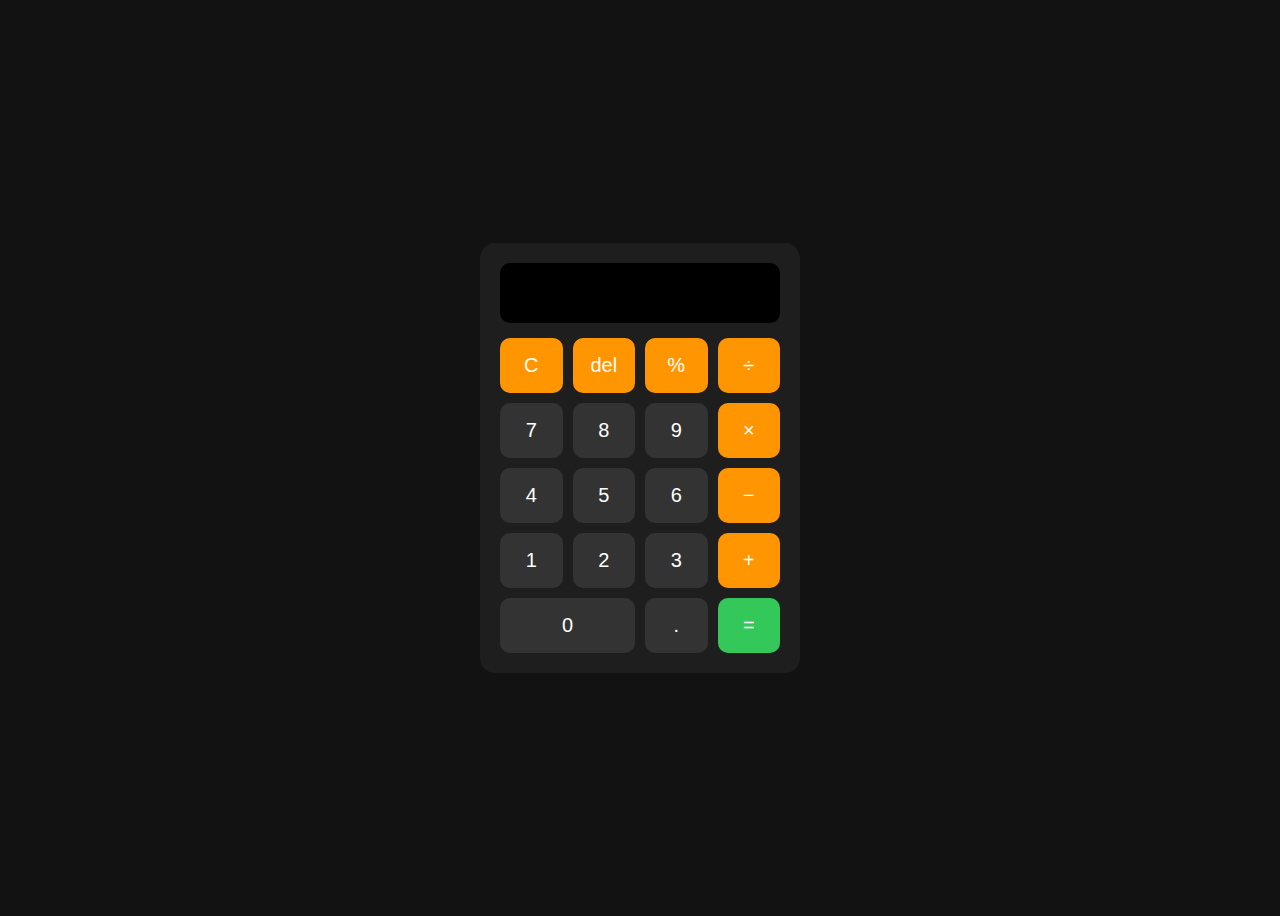
<file: Calculator/index.html>
<!DOCTYPE html>
<html lang="en">
<head>
  <meta charset="UTF-8">
  <title>Calculator</title>
  <link rel="stylesheet" href="style.css">
</head>
<body>

  <div class="calculator">
    <input type="text" id="display" readonly>

    <div class="buttons">
      <button class="operator" onclick="clearDisplay()">C</button>
      <button class="operator" onclick="deleteLast()">del</button>
      <button class="operator" onclick="appendOperator('%')">%</button>
      <button class="operator" onclick="appendOperator('/')">÷</button>

      <button onclick="appendNumber('7')">7</button>
      <button onclick="appendNumber('8')">8</button>
      <button onclick="appendNumber('9')">9</button>
      <button class="operator" onclick="appendOperator('*')">×</button>

      <button onclick="appendNumber('4')">4</button>
      <button onclick="appendNumber('5')">5</button>
      <button onclick="appendNumber('6')">6</button>
      <button class="operator" onclick="appendOperator('-')">−</button>                             

      <button onclick="appendNumber('1')">1</button>
      <button onclick="appendNumber('2')">2</button>
      <button onclick="appendNumber('3')">3</button>
      <button class="operator" onclick="appendOperator('+')">+</button>

      <button class="zero" onclick="appendNumber('0')">0</button>
      <button onclick="appendNumber('.')">.</button>
      <button class="equals" onclick="calculate()">=</button>
    </div>
  </div>

  <script src="script.js"></script>
</body>
</html>
</file>
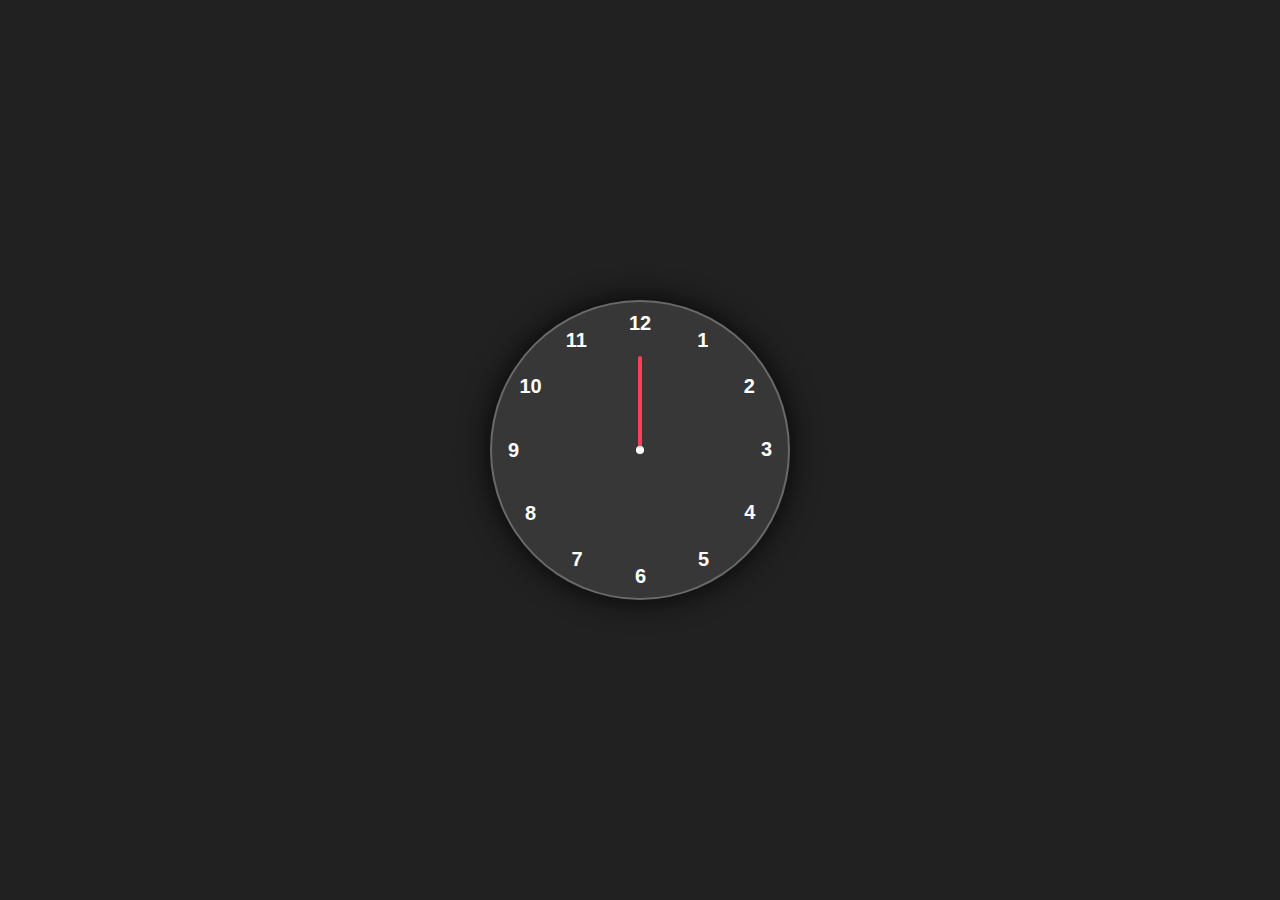
<file: Analog Clock/clock.html>
<!DOCTYPE html>
<html lang="en">
  <head>
    <meta charset="UTF-8" />
    <meta http-equiv="X-UA-Compatible" content="IE=edge" />
    <meta name="viewport" content="width=device-width, initial-scale=1.0" />
    <link rel="stylesheet" href="clock.css"/>
    <title>Analog Clock</title>
  </head>

  <body>
    <div class="container">
      <div class="clock">
        <div style="--clr: #ffff; --h: 74px" id="hour" class="hand">
          <i></i>
        </div>
        <div style="--clr: #00a6ff; --h: 84px" id="min" class="hand">
          <i></i>
        </div>
        <div style="--clr: #ff3d58; --h: 94px" id="sec" class="hand">
          <i></i>
        </div>

        <span style="--i: 1"><b>1</b></span>
        <span style="--i: 2"><b>2</b></span>
        <span style="--i: 3"><b>3</b></span>
        <span style="--i: 4"><b>4</b></span>
        <span style="--i: 5"><b>5</b></span>
        <span style="--i: 6"><b>6</b></span>
        <span style="--i: 7"><b>7</b></span>
        <span style="--i: 8"><b>8</b></span>
        <span style="--i: 9"><b>9</b></span>
        <span style="--i: 10"><b>10</b></span>
        <span style="--i: 11"><b>11</b></span>
        <span style="--i: 12"><b>12</b></span>
      </div>
    </div>

    <script src="clock.js"></script>
  </body>
</html>
</file>
<file: Calculator/style.css>
* {
  box-sizing: border-box;
  font-family: Arial, Helvetica, sans-serif;
}

body {
  background: #121212;
  display: flex;
  justify-content: center;
  align-items: center;
  height: 100vh;
}

.calculator {
  background: #1e1e1e;
  padding: 20px;
  border-radius: 15px;
  width: 320px;
}

#display {
  width: 100%;
  height: 60px;
  font-size: 26px;
  text-align: right;
  padding: 10px;
  border: none;
  border-radius: 10px;
  margin-bottom: 15px;
  background: #000;
  color: #0f0;
}

.buttons {
  display: grid;
  grid-template-columns: repeat(4, 1fr);
  gap: 10px;
}

button {
  height: 55px;
  font-size: 20px;
  border: none;
  border-radius: 10px;
  cursor: pointer;
  background: #333;
  color: #fff;
}

button:hover {
  background: #444;
}

.operator {
  background: #ff9500;
}

.operator:hover {
  background: #e08900;
}

.equals {
  background: #34c759;
}

.equals:hover {
  background: #28a745;
}

.zero {
  grid-column: span 2;
}
</file>
<file: Analog Clock/clock.css>
*{
    margin: 0;
    padding: 0;
    box-sizing: border-box;
    font-family: sans-serif;
    color: #ffffff;
}

body{
    display: flex;
    justify-content: center;
    align-items: center;
    min-height: 100vh;
    background-color: #212121;
}

.container{
    position: relative;
}

.clock{
    width: 300px;
    height: 300px;
    border-radius: 50%;
    background-color: rgba(255, 255, 255, 0.1);
    border: 2px solid rgba(255, 255, 255, 0.25);
    box-shadow: 0px 0px 30px rgba(0, 0, 0, 0.9);
    display: flex;
    justify-content: center;
    align-items: center;
}

.clock span{
    position: absolute;
    transform: rotate(calc(30deg * var(--i))); 
    inset: 12px;
    text-align: center;
}

.clock span b{
    transform: rotate(calc(-30deg * var(--i)));
    display: inline-block;
    font-size: 20px;
}

.clock::before{
    content: '';
    position: absolute;
    width: 8px;
    height: 8px;
    border-radius: 50%;
    background-color: #fff;
    z-index: 2;
}

.hand{
    position: absolute;
    display: flex;
    justify-content: center;
    align-items: flex-end;
}
.hand i{
    position: absolute;
    background-color: var(--clr);
    width: 4px;
    height: var(--h);
    border-radius: 8px;
}
</file>
